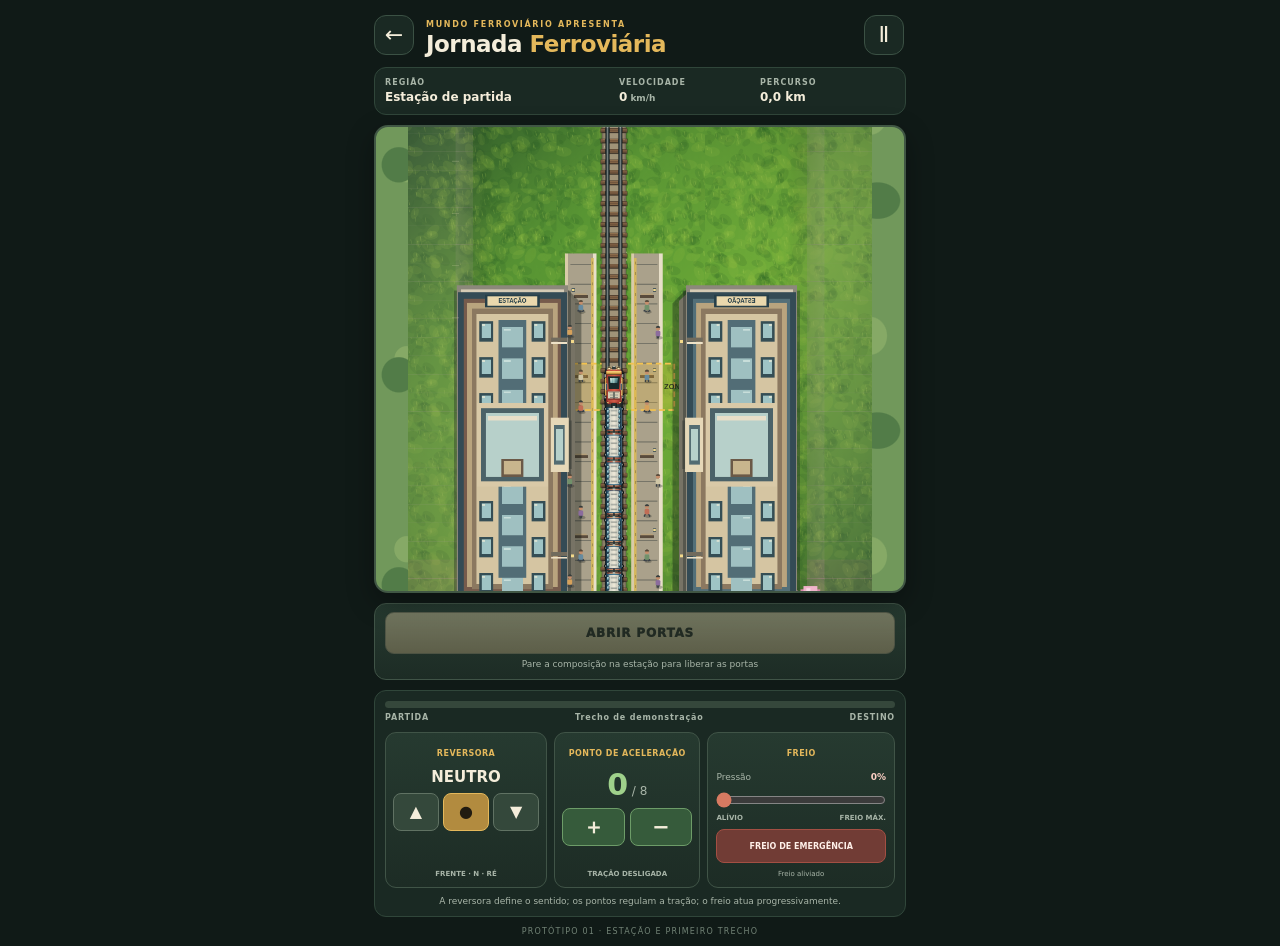
<file: Jornada-Ferroviaria/index.html>
<!doctype html>
<html lang="pt-BR">
<head>
  <meta charset="utf-8">
  <meta name="viewport" content="width=device-width, initial-scale=1, maximum-scale=1, user-scalable=no">
  <meta name="theme-color" content="#172b24">
  <meta name="description" content="Jornada Ferroviária — uma viagem ferroviária em pixel art.">
  <title>Jornada Ferroviária</title>
  <link rel="stylesheet" href="style.css?v=2026112611">
</head>
<body>
  <main class="game-shell">
    <header class="topbar">
      <a class="back-link" href="../index.html" aria-label="Voltar ao Mundo Ferroviário">←</a>
      <div class="brand">
        <span class="eyebrow">MUNDO FERROVIÁRIO APRESENTA</span>
        <h1>Jornada <strong>Ferroviária</strong></h1>
      </div>
      <button id="pauseButton" class="icon-button" type="button" aria-label="Pausar jogo">Ⅱ</button>
    </header>

    <section class="status-row" aria-label="Informações da viagem">
      <div><span class="status-label">REGIÃO</span><strong id="regionName">Estação de partida</strong></div>
      <div><span class="status-label">VELOCIDADE</span><strong><span id="speedValue">0</span><small> km/h</small></strong></div>
      <div><span class="status-label">PERCURSO</span><strong id="distanceValue">0,0 km</strong></div>
    </section>

    <section class="viewport-wrap" aria-label="Área do jogo">
      <canvas id="gameCanvas" width="800" height="800">
        Seu navegador não oferece suporte ao Canvas.
      </canvas>
      <div class="pause-overlay" id="pauseOverlay" hidden>
        <div class="pause-card">
          <span class="pause-symbol">Ⅱ</span>
          <h2>Viagem pausada</h2>
          <p>Seu trem está aguardando.</p>
          <button id="resumeButton" class="primary-button" type="button">CONTINUAR</button>
        </div>
      </div>
    </section>

    <section class="station-actions" aria-label="Operação de desembarque">
      <button id="doorButton" class="door-button" type="button" disabled>ABRIR PORTAS</button>
      <p id="doorStatus" class="door-status">Pare a composição na estação para liberar as portas</p>
    </section>

    <section class="dashboard">
      <div class="progress-line"><span id="progressFill"></span></div>
      <div class="progress-caption"><span>PARTIDA</span><span id="progressText">Trecho de demonstração</span><span>DESTINO</span></div>
      <div class="driver-controls">
        <section class="control-panel">
          <div class="panel-heading">REVERSORA</div><div class="reverser-readout" id="directionValue">NEUTRO</div>
          <div class="reverser-buttons">
            <button id="forwardButton" class="lever-button" type="button" aria-label="Frente">▲</button>
            <button id="neutralButton" class="lever-button neutral-selected" type="button" aria-label="Neutro">●</button>
            <button id="reverseButton" class="lever-button" type="button" aria-label="Ré">▼</button>
          </div><div class="panel-foot">FRENTE · N · RÉ</div>
        </section>
        <section class="control-panel">
          <div class="panel-heading">PONTO DE ACELERAÇÃO</div><div class="throttle-readout"><strong id="throttleValue">0</strong><span> / 8</span></div>
          <div class="throttle-buttons"><button id="throttleUp" class="step-button" type="button">＋</button><button id="throttleDown" class="step-button" type="button">−</button></div>
          <div class="panel-foot" id="limitValue">TRAÇÃO DESLIGADA</div>
        </section>
        <section class="control-panel brake-panel">
          <div class="panel-heading">FREIO</div><label class="brake-label" for="brakeSlider">Pressão <strong id="brakeValue">0%</strong></label>
          <input id="brakeSlider" class="brake-slider" type="range" min="0" max="100" value="0">
          <div class="brake-scale"><span>ALÍVIO</span><span>FREIO MÁX.</span></div>
          <button id="emergencyButton" class="emergency-button" type="button">FREIO DE EMERGÊNCIA</button>
          <p id="brakeStatus" class="brake-status">Freio aliviado</p>
        </section>
      </div><p class="help-text">A reversora define o sentido; os pontos regulam a tração; o freio atua progressivamente.</p>
    </section>

    <footer class="footer-note">PROTÓTIPO 01 · ESTAÇÃO E PRIMEIRO TRECHO</footer>
  </main>
  <script src="game.js?v=2026112817"></script>
</body>
</html>
</file>
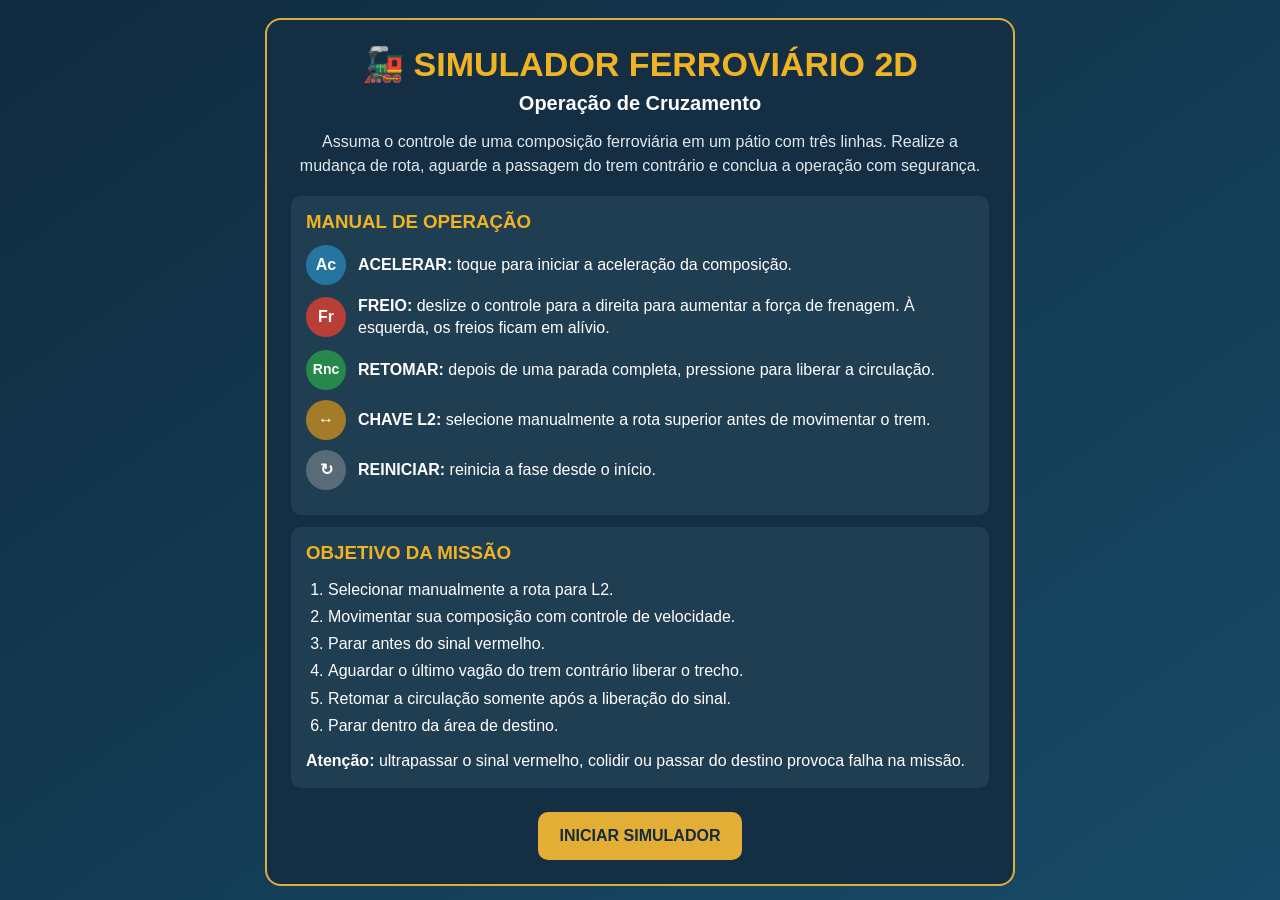
<file: simulador-2d.html>
<!DOCTYPE html>
<html lang="pt-BR">
<head>
<meta charset="UTF-8">
<meta name="viewport" content="width=device-width, initial-scale=1, maximum-scale=1, user-scalable=no">
<meta name="theme-color" content="#102b3f">
<title>Simulador Ferroviário 2D | Mundo Ferroviário</title>

<style>
*{box-sizing:border-box;margin:0;padding:0}

body{
  font-family:Arial,sans-serif;
  background:#102b3f;
  color:#fff;
  overflow-x:hidden;
  overflow-y:auto;
}

.hidden{display:none!important}

.screen{width:100%;min-height:100vh}

#introScreen{
  display:flex;
  align-items:flex-start;
  justify-content:center;
  padding:18px;
  overflow-y:auto;
  min-height:100vh;
  height:100dvh;
  background:linear-gradient(145deg,#102b3f,#174a67);
}

.intro-content{
  width:100%;
  max-width:750px;
  padding:24px;
  background:#142f43;
  border:2px solid #dcae3c;
  border-radius:16px;
  text-align:center;
}

h1{
  font-size:clamp(23px,5vw,34px);
  color:#f0b323;
  margin-bottom:8px;
}

.intro-content h2{font-size:20px;margin-bottom:15px}

.intro-description{
  line-height:1.5;
  margin-bottom:18px;
  color:#e0e8ed;
}

.manual,.mission{
  background:#203e52;
  border-radius:10px;
  padding:15px;
  margin:12px 0;
  text-align:left;
}

.manual h3,.mission h3{color:#f0b323;margin-bottom:12px}

.manual-item{
  display:flex;
  align-items:center;
  gap:12px;
  margin:10px 0;
  line-height:1.4;
}

.control-icon{
  display:flex;
  align-items:center;
  justify-content:center;
  min-width:40px;
  height:40px;
  border-radius:50%;
  font-weight:bold;
  background:#2674a0;
}

.control-icon.brake{background:#b83e36}
.control-icon.resume{background:#27884c}
.control-icon.switch{background:#a47b27}
.control-icon.restart{background:#596b78}

.mission ol{padding-left:22px;line-height:1.7}
.mission p{margin-top:10px;line-height:1.5}

.start-button,#retryButton{
  border:0;
  border-radius:10px;
  background:#e3ae35;
  color:#142b3d;
  padding:15px 22px;
  font-weight:bold;
  font-size:16px;
  margin-top:12px;
  cursor:pointer;
}

#gameScreen{
  height:100vh;
  height:100dvh;
  display:flex;
  flex-direction:column;
  background:#102b3f;
}

#gameHeader{
  min-height:100px;
  display:flex;
  align-items:center;
  justify-content:space-between;
  gap:10px;
  padding:7px 12px;
  background:#102b3f;
}

.game-title{
  font-weight:bold;
  color:#f0b323;
  font-size:15px;
}

.game-title span{
  display:block;
  color:#fff;
  font-size:11px;
  margin-top:3px;
}

.game-information{
  display:flex;
  flex-direction:column;
  gap:5px;
  align-items:center;
  font-weight:bold;
  font-size:12px;
}

#statusDisplay{color:#fff}

.restart-phase{
  border:1px solid #dcae3c;
  background:#203e52;
  color:white;
  border-radius:7px;
  padding:8px;
  font-size:12px;
}

/* VELOCÍMETRO */

#speedometer{
  width:88px;
  height:88px;
  flex-shrink:0;
  position:relative;
  border-radius:50%;
  background:#172f40;
  border:3px solid #607b8d;
  box-shadow:0 0 8px #0008,inset 0 0 8px #0008;
}

#speedometer::before{
  content:"";
  position:absolute;
  inset:6px;
  border-radius:50%;
  background:conic-gradient(
    from 225deg,
    #39b96c 0deg,
    #e2b43b 170deg,
    #e54b43 270deg,
    transparent 270deg 360deg
  );
  -webkit-mask:radial-gradient(farthest-side,transparent 75%,#000 77%);
  mask:radial-gradient(farthest-side,transparent 75%,#000 77%);
}

.speed-needle{
  position:absolute;
  width:3px;
  height:31px;
  background:#fff;
  left:50%;
  top:12px;
  transform-origin:50% 32px;
  transform:translateX(-50%) rotate(-135deg);
  border-radius:3px;
  z-index:2;
  transition:transform .12s linear;
}

.speed-needle::after{
  content:"";
  position:absolute;
  width:9px;
  height:9px;
  border-radius:50%;
  background:#e3ae35;
  left:-3px;
  bottom:-4px;
}

.speed-center{
  position:absolute;
  inset:0;
  display:flex;
  flex-direction:column;
  justify-content:center;
  align-items:center;
  padding-top:23px;
  z-index:3;
}

#speedDisplay{
  color:#f0b323;
  font-size:19px;
  font-weight:bold;
  line-height:1;
}

.speed-unit{
  font-size:9px;
  color:#d5e0e7;
  margin-top:3px;
}

#yardContainer{
  position:relative;
  flex:1;
  min-height:0;
  display:flex;
  align-items:center;
  justify-content:center;
  background:#72776f;
  overflow:hidden;
}

#gameCanvas{
  width:100%;
  height:100%;
  object-fit:contain;
  touch-action:none;
}

/* CONTROLES */

#controls{
  position:absolute;
  left:12px;
  bottom:calc(75px + env(safe-area-inset-bottom));
  display:flex;
  gap:9px;
  align-items:center;
  z-index:9999;
}

.round-control{
  width:58px;
  height:58px;
  border:3px solid white;
  border-radius:50%;
  font-weight:bold;
  font-size:18px;
  color:white;
  box-shadow:0 3px 8px #0008;
  touch-action:none;
  flex-shrink:0;
}

.accelerate{background:#287db0}
.resume{background:#27884c;font-size:14px}

/* FREIO DESLIZANTE */

#brakeControl{
  width:155px;
  min-height:58px;
  padding:7px 10px;
  border:2px solid white;
  border-radius:12px;
  background:#71352f;
  box-shadow:0 3px 8px #0008;
  display:flex;
  flex-direction:column;
  justify-content:center;
  gap:5px;
  touch-action:pan-y;
}

.brake-label{
  display:flex;
  justify-content:space-between;
  align-items:center;
  font-size:11px;
  font-weight:bold;
  color:#fff;
}

#brakePercentage{
  color:#ffd36b;
  font-size:12px;
}

#brakeSlider{
  width:100%;
  height:19px;
  margin:0;
  accent-color:#f0b323;
  cursor:pointer;
  touch-action:pan-y;
}

.brake-scale{
  display:flex;
  justify-content:space-between;
  color:#f4d9d6;
  font-size:9px;
}

.switch-button{
  position:absolute;
  right:12px;
  top:12px;
  padding:11px 13px;
  border:2px solid white;
  border-radius:8px;
  background:#a47b27;
  color:white;
  font-weight:bold;
  font-size:12px;
}

#operationMessage{
  position:absolute;
  right:12px;
  bottom:14px;
  max-width:45%;
  padding:9px 12px;
  border-radius:8px;
  background:#102b3fe8;
  color:white;
  font-size:12px;
  line-height:1.4;
  text-align:center;
}

#signalInformation{
  position:absolute;
  right:12px;
  top:58px;
  background:#102b3fe8;
  padding:8px 11px;
  border-radius:7px;
  font-size:12px;
  font-weight:bold;
}

#signalStatus{color:#ff4545}

.result-screen{
  position:fixed;
  inset:0;
  z-index:10;
  background:#000b;
  display:flex;
  align-items:center;
  justify-content:center;
  padding:18px;
}

.result-content{
  width:100%;
  max-width:430px;
  background:#17374d;
  border:2px solid #e0ad37;
  border-radius:14px;
  padding:25px;
  text-align:center;
}

.result-content h2{color:#f0b323;margin-bottom:15px}
.result-content p{line-height:1.6;margin:12px 0}
#resultScore{font-size:22px;font-weight:bold;color:#f0b323;margin:18px 0}

@media(orientation:portrait){
  #gameHeader{min-height:94px}
  .game-title{font-size:11px}
  .game-information{font-size:10px;gap:5px}
  #speedometer{width:76px;height:76px}
  .speed-needle{height:26px;transform-origin:50% 27px}
  #speedDisplay{font-size:17px}
  .round-control{width:45px;height:45px;font-size:15px}
  #brakeControl{width:125px;min-height:53px;padding:5px 7px}
  #controls{gap:6px;left:7px}
  #operationMessage{max-width:52%;font-size:10px}
  .restart-phase{font-size:10px;padding:7px}
}

@media(max-width:380px){
  #brakeControl{width:105px}
  #controls{gap:4px}
  .round-control{width:41px;height:41px}
}
</style>
</head>

<body>

<section id="introScreen" class="screen">
<div class="intro-content">

<h1>🚂 SIMULADOR FERROVIÁRIO 2D</h1>
<h2>Operação de Cruzamento</h2>

<p class="intro-description">
Assuma o controle de uma composição ferroviária em um pátio com três linhas.
Realize a mudança de rota, aguarde a passagem do trem contrário e conclua a operação com segurança.
</p>

<div class="manual">
<h3>MANUAL DE OPERAÇÃO</h3>

<div class="manual-item">
<span class="control-icon">Ac</span>
<span><b>ACELERAR:</b> toque para iniciar a aceleração da composição.</span>
</div>

<div class="manual-item">
<span class="control-icon brake">Fr</span>
<span><b>FREIO:</b> deslize o controle para a direita para aumentar a força de frenagem. À esquerda, os freios ficam em alívio.</span>
</div>

<div class="manual-item">
<span class="control-icon resume">Rnc</span>
<span><b>RETOMAR:</b> depois de uma parada completa, pressione para liberar a circulação.</span>
</div>

<div class="manual-item">
<span class="control-icon switch">↔</span>
<span><b>CHAVE L2:</b> selecione manualmente a rota superior antes de movimentar o trem.</span>
</div>

<div class="manual-item">
<span class="control-icon restart">↻</span>
<span><b>REINICIAR:</b> reinicia a fase desde o início.</span>
</div>
</div>

<div class="mission">
<h3>OBJETIVO DA MISSÃO</h3>
<ol>
<li>Selecionar manualmente a rota para L2.</li>
<li>Movimentar sua composição com controle de velocidade.</li>
<li>Parar antes do sinal vermelho.</li>
<li>Aguardar o último vagão do trem contrário liberar o trecho.</li>
<li>Retomar a circulação somente após a liberação do sinal.</li>
<li>Parar dentro da área de destino.</li>
</ol>
<p><b>Atenção:</b> ultrapassar o sinal vermelho, colidir ou passar do destino provoca falha na missão.</p>
</div>

<button id="startButton" class="start-button">INICIAR SIMULADOR</button>

</div>
</section>

<section id="gameScreen" class="screen hidden">

<header id="gameHeader">

<div class="game-title">
MUNDO FERROVIÁRIO
<span>SIMULADOR 2D</span>
</div>

<div id="speedometer">
<div class="speed-needle" id="speedNeedle"></div>
<div class="speed-center">
<span id="speedDisplay">0</span>
<span class="speed-unit">km/h</span>
</div>
</div>

<div class="game-information">
<span id="statusDisplay">PARADO</span>
</div>

<button id="restartPhase" class="restart-phase">↻ Reiniciar</button>

</header>

<div id="yardContainer">

<canvas id="gameCanvas" width="1000" height="500"></canvas>

<div id="controls">
<button id="accelerateButton" class="round-control accelerate">Ac</button>

<div id="brakeControl">
<div class="brake-label">
<span>FREIO</span>
<span id="brakePercentage">0%</span>
</div>
<input
  type="range"
  id="brakeSlider"
  min="0"
  max="100"
  value="0"
  step="1"
  aria-label="Força de frenagem"
>
<div class="brake-scale">
<span>ALÍVIO</span>
<span>MÁX.</span>
</div>
</div>

<button id="resumeButton" class="round-control resume">Rnc</button>
</div>

<button id="switchButton" class="switch-button">↔ SELECIONAR L2</button>

<div id="operationMessage">Aguardando início da operação.</div>

<div id="signalInformation">
SINAL: <span id="signalStatus">VERMELHO</span>
</div>

</div>
</section>

<div id="resultScreen" class="result-screen hidden">
<div class="result-content">

<h2 id="resultTitle">RESULTADO DA OPERAÇÃO</h2>
<p id="resultMessage"></p>
<div id="resultScore"></div>

<button id="retryButton">TENTAR NOVAMENTE</button>

</div>
</div>

<script>
"use strict";

const $=id=>document.getElementById(id);

const canvas=$("gameCanvas");
const ctx=canvas.getContext("2d");

const intro=$("introScreen");
const game=$("gameScreen");
const result=$("resultScreen");

const startBtn=$("startButton");
const accBtn=$("accelerateButton");
const brakeSlider=$("brakeSlider");
const brakePercentage=$("brakePercentage");
const resumeBtn=$("resumeButton");
const switchBtn=$("switchButton");
const restartBtn=$("restartPhase");
const retryBtn=$("retryButton");

const speedDisplay=$("speedDisplay");
const speedNeedle=$("speedNeedle");
const statusDisplay=$("statusDisplay");
const signalStatus=$("signalStatus");
const message=$("operationMessage");

const W=1000,H=500;
const Y1=250,Y2=170,Y3=330;

const SIGNAL_X=720;
const STOP_X=690;
const DEST_X=900;

const SPACING=44;
const COUNT=5;

const routeUpper=[
{x:300,y:250},
{x:350,y:250},
{x:385,y:245},
{x:415,y:225},
{x:440,y:195},
{x:470,y:175},
{x:500,y:170},
{x:960,y:170}
];

const routeMiddle=[
{x:300,y:250},
{x:960,y:250}
];

function prepareRoute(points){
  let total=0;

  return points.map((p,i)=>{
    if(i){
      total+=Math.hypot(
        p.x-points[i-1].x,
        p.y-points[i-1].y
      );
    }

    return {...p,d:total};
  });
}

const upper=prepareRoute(routeUpper);
const middle=prepareRoute(routeMiddle);

function pointAt(route,d){

  if(d<0){
    const a=route[0];
    const b=route[1];

    const len=Math.hypot(
      b.x-a.x,
      b.y-a.y
    );

    return {
      x:a.x+(b.x-a.x)/len*d,
      y:a.y+(b.y-a.y)/len*d,
      angle:Math.atan2(b.y-a.y,b.x-a.x)
    };
  }

  for(let i=1;i<route.length;i++){

    const a=route[i-1];
    const b=route[i];

    if(d<=b.d){

      const f=(d-a.d)/(b.d-a.d);

      return {
        x:a.x+(b.x-a.x)*f,
        y:a.y+(b.y-a.y)*f,
        angle:Math.atan2(b.y-a.y,b.x-a.x)
      };
    }
  }

  const p=route[route.length-1];

  return {x:p.x,y:p.y,angle:0};
}

function distanceAtX(route,x){

  for(let i=1;i<route.length;i++){

    const a=route[i-1];
    const b=route[i];

    if(x>=Math.min(a.x,b.x)&&x<=Math.max(a.x,b.x)){

      const f=(x-a.x)/(b.x-a.x);

      return a.d+f*(b.d-a.d);
    }
  }

  return 0;
}

const signalDistance=distanceAtX(upper,STOP_X);

let route=middle;

let trainD=0;
let speed=0;

let moving=false;
let accelerating=false;
let braking=false;
let brakeLevel=0;

let locked=false;
let stoppedAtSignal=false;
let selected=false;
let green=false;

let otherX=950;
let otherMoving=false;

let started=false;
let finished=false;
let score=100;

let frame=null;
let lastFrameTime=0;

/* =========================================
   FÍSICA FERROVIÁRIA
========================================= */

const maxSpeed=32;

const baseAcceleration=3.0;

const loadResistance=1+(COUNT-1)*0.18;

const accel=baseAcceleration/loadResistance;

/* Frenagem máxima */
const brakeForce=3.2;

/* Resistência natural ao rolamento */
const rollingResistance=0.18;

const speedConversion=1;

const maxDeltaTime=0.05;

function say(t){
  message.textContent=t;
}

function setBrakeLevel(value){

  brakeLevel=Math.max(0,Math.min(100,Number(value)||0));

  brakeSlider.value=brakeLevel;
  brakePercentage.textContent=brakeLevel+"%";

  braking=brakeLevel>0;

  if(braking){
    accelerating=false;
  }
}

function releaseBrake(){

  setBrakeLevel(0);
}

function updateSignal(){

  signalStatus.textContent=green?"VERDE":"VERMELHO";

  signalStatus.style.color=
    green?"#39e36c":"#ff4545";
}

function background(){

  ctx.fillStyle="#85877d";
  ctx.fillRect(0,0,W,H);

  ctx.fillStyle="#77786d";
  ctx.fillRect(0,0,W,90);
  ctx.fillRect(0,390,W,110);

  ctx.fillStyle="#6f746c";

  for(let x=0;x<W;x+=23){
    for(let y=0;y<H;y+=19){
      ctx.fillRect(
        x+(x+y)%5,
        y+(x*y)%4,
        2,2
      );
    }
  }

  ctx.fillStyle="white";
  ctx.font="bold 15px Arial";

  ctx.fillText("L2",15,Y2-22);
  ctx.fillText("L1",15,Y1-22);
  ctx.fillText("L3",15,Y3-22);
}

function track(y){

  ctx.fillStyle="#514b40";

  for(let x=20;x<W;x+=18){
    ctx.fillRect(x,y-12,9,24);
  }

  ctx.fillStyle="#bfc4c2";

  ctx.fillRect(20,y-8,W-40,4);
  ctx.fillRect(20,y+4,W-40,4);

  ctx.fillStyle="#eceee9";
  ctx.fillRect(20,y-9,W-40,1);
}

function switchTrack(){

  ctx.strokeStyle="#c2c8c5";
  ctx.lineWidth=5;

  ctx.beginPath();

  upper.forEach((p,i)=>
    i?ctx.lineTo(p.x,p.y-5):ctx.moveTo(p.x,p.y-5)
  );

  ctx.stroke();

  ctx.beginPath();

  upper.forEach((p,i)=>
    i?ctx.lineTo(p.x,p.y+5):ctx.moveTo(p.x,p.y+5)
  );

  ctx.stroke();

  ctx.fillStyle=selected?"#36d66b":"#e2ad35";

  ctx.beginPath();
  ctx.arc(350,250,7,0,Math.PI*2);
  ctx.fill();
}

function tracks(){

  track(Y2);
  track(Y1);
  track(Y3);

  switchTrack();

  ctx.strokeStyle="#e8df4a";
  ctx.lineWidth=3;
  ctx.setLineDash([7,5]);

  ctx.beginPath();
  ctx.moveTo(STOP_X,135);
  ctx.lineTo(STOP_X,205);
  ctx.stroke();

  ctx.setLineDash([]);

  ctx.fillStyle="white";
  ctx.font="bold 11px Arial";

  ctx.fillText("PARADA",STOP_X-25,120);

  ctx.fillStyle="#25b45930";
  ctx.fillRect(855,130,75,80);

  ctx.strokeStyle="#36c76b";
  ctx.lineWidth=2;

  ctx.strokeRect(855,130,75,80);

  ctx.fillText("DESTINO",863,122);
}

function vehicle(x,y,angle,type,color){

  ctx.save();

  ctx.translate(x,y);
  ctx.rotate(angle);

  ctx.fillStyle="#0006";
  ctx.fillRect(-17,-7,40,20);

  ctx.fillStyle=color;
  ctx.fillRect(-20,-9,40,18);

  ctx.fillStyle="#252c30";

  ctx.fillRect(-15,-11,30,3);
  ctx.fillRect(-15,8,30,3);

  if(type==="locomotive"){

    ctx.fillStyle="#d4ad45";
    ctx.fillRect(-5,-8,13,16);

    ctx.fillStyle="#e6e7e1";
    ctx.fillRect(12,-7,7,14);

    ctx.fillStyle="#fff5b5";

    ctx.beginPath();
    ctx.arc(18,0,2.5,0,Math.PI*2);
    ctx.fill();

    ctx.fillStyle="#23394a";
    ctx.fillRect(-17,-6,10,12);

  }else{

    ctx.fillStyle="#687078";
    ctx.fillRect(-12,-6,24,12);

    ctx.strokeStyle="#c0c5c5";
    ctx.lineWidth=1;

    ctx.strokeRect(-12,-6,24,12);
  }

  ctx.fillStyle="#202426";

  ctx.fillRect(-23,-2,5,4);
  ctx.fillRect(19,-2,5,4);

  ctx.restore();
}

function playerTrain(){

  for(let i=COUNT-1;i>=0;i--){

    const p=pointAt(route,trainD-i*SPACING);

    vehicle(
      p.x,
      p.y,
      p.angle,
      i===0?"locomotive":"wagon",
      i===0?"#173e59":"#9a3531"
    );
  }
}

function opposingTrain(){

  for(let i=COUNT-1;i>=0;i--){

    vehicle(
      otherX+i*SPACING,
      Y1,
      Math.PI,
      i===0?"locomotive":"wagon",
      i===0?"#284b37":"#4c6475"
    );
  }
}

function parkedWagons(){

  for(let i=0;i<5;i++){
    vehicle(
      180+i*105,
      Y3,
      0,
      "wagon",
      "#65666b"
    );
  }
}

function signal(){

  ctx.fillStyle="#292c2d";
  ctx.fillRect(SIGNAL_X-5,Y1-43,10,36);

  ctx.fillStyle="#161b20";
  ctx.fillRect(SIGNAL_X-12,Y1-48,24,35);

  ctx.fillStyle=green?"#572020":"#ff2929";

  ctx.beginPath();
  ctx.arc(SIGNAL_X,Y1-39,6,0,Math.PI*2);
  ctx.fill();

  ctx.fillStyle=green?"#32ef66":"#194d2a";

  ctx.beginPath();
  ctx.arc(SIGNAL_X,Y1-22,6,0,Math.PI*2);
  ctx.fill();
}

function callSignal(){

  const p=pointAt(route,0);

  const signalX=p.x+Math.cos(p.angle)*48;
  const signalY=p.y+Math.sin(p.angle)*48;

  const blink=Math.floor(Date.now()/450)%2===0;

  ctx.fillStyle="#292c2d";
  ctx.fillRect(signalX-3,signalY-34,6,30);

  ctx.fillStyle="#161b20";
  ctx.fillRect(signalX-10,signalY-43,20,28);

  if(selected&&blink){

    ctx.shadowColor="#ff0000";
    ctx.shadowBlur=18;
    ctx.fillStyle="#ff2929";

  }else{

    ctx.shadowBlur=0;
    ctx.fillStyle="#572020";
  }

  ctx.beginPath();
  ctx.arc(signalX,signalY-36,5,0,Math.PI*2);
  ctx.fill();

  ctx.shadowBlur=0;

  ctx.fillStyle="#194d2a";

  ctx.beginPath();
  ctx.arc(signalX,signalY-22,5,0,Math.PI*2);
  ctx.fill();
}

function draw(){

  ctx.clearRect(0,0,W,H);

  background();
  tracks();
  parkedWagons();
  signal();
  opposingTrain();
  playerTrain();
  callSignal();
}

function changeSwitch(){

  if(!started||finished)return;

  if(trainD>0||speed>0){

    say("A chave só pode ser alterada com a composição parada na posição inicial.");
    return;
  }

  selected=!selected;
  route=selected?upper:middle;

  switchBtn.textContent=
    selected?"↔ ROTA L2 SELECIONADA":"↔ SELECIONAR L2";

  switchBtn.style.background=
    selected?"#278c4c":"#a47b27";

  say(
    selected
    ?"Rota L2 selecionada. Você pode iniciar a operação."
    :"Rota retornou para L1. Selecione L2 para realizar a missão."
  );

  draw();
}

function startAcceleration(){

  if(!started||finished)return;

  if(locked){

    say("Composição parada. Utilize Rnc para liberar a circulação.");
    return;
  }

  if(brakeLevel>0){

    say("Coloque o freio em alívio antes de acelerar.");
    return;
  }

  accelerating=true;
  moving=true;
}

function stopAcceleration(){
  accelerating=false;
}

function startBraking(){

  if(!started||finished)return;

  accelerating=false;
  braking=brakeLevel>0;
}

function resumeTrain(){

  if(!started||finished)return;

  if(speed>0){

    say("A composição ainda está em movimento.");
    return;
  }

  if(stoppedAtSignal&&!green){

    say("Aguarde o sinal verde antes de retomar a circulação.");
    return;
  }

  locked=false;
  stoppedAtSignal=false;
  moving=false;

  releaseBrake();

  say("Circulação liberada. Utilize Ac para movimentar.");
}

function stopTrain(){

  speed=0;
  moving=false;
  accelerating=false;
  braking=false;

  releaseBrake();

  locked=true;

  const p=pointAt(route,trainD);

  stoppedAtSignal=
    selected&&p.x>=620&&p.x<=STOP_X+5&&!green;

  checkDestination();
}

function switchCleared(){

  if(!selected)return false;

  for(let i=0;i<COUNT;i++){

    const p=pointAt(upper,trainD-i*SPACING);

    if(p.x<420||p.y>220)return false;
  }

  return true;
}

function checkSignalRelease(){

  if(
    !green&&
    switchCleared()&&
    otherX<420-4*SPACING
  ){

    green=true;
    updateSignal();

    say("Trecho liberado! Sinal verde. Você pode retomar a circulação.");
  }
}

function updateOther(dt){

  if(!otherMoving)return;

  if(!green&&otherX<=SIGNAL_X+35){

    otherX=SIGNAL_X+35;
    otherMoving=false;

    return;
  }

  otherX-=90*dt;

  if(otherX<-250){
    otherMoving=false;
  }
}

function collision(){

  if(selected)return false;

  for(let i=0;i<COUNT;i++){

    const p=pointAt(route,trainD-i*SPACING);

    for(let j=0;j<COUNT;j++){

      const ox=otherX+j*SPACING;

      if(
        Math.abs(p.x-ox)<32&&
        Math.abs(p.y-Y1)<15
      ){
        return true;
      }
    }
  }

  return false;
}

function checkDestination(){

  if(!selected||finished)return;

  const p=pointAt(route,trainD);

  if(p.x>=855&&p.x<=930&&speed===0){
    win();
  }
}

function fail(title,text){

  if(finished)return;

  finished=true;
  speed=0;
  moving=false;
  accelerating=false;
  braking=false;
  releaseBrake();
  locked=true;

  $("resultTitle").textContent=title;
  $("resultMessage").textContent=text;
  $("resultScore").textContent="Pontuação: 0 / 100";

  result.classList.remove("hidden");

  say("Falha operacional.");
}

function win(){

  if(finished)return;

  finished=true;
  speed=0;
  moving=false;
  accelerating=false;
  braking=false;
  releaseBrake();
  locked=true;

  green=true;
  otherMoving=true;

  updateSignal();

  $("resultTitle").textContent="MISSÃO CONCLUÍDA!";

  $("resultMessage").textContent=
    "Parabéns! Você realizou o cruzamento, respeitou a sinalização e parou corretamente no destino final.";

  $("resultScore").textContent=
    "Pontuação: "+score+" / 100";

  result.classList.remove("hidden");

  say("Operação concluída com sucesso. Sinal liberado para o outro trem.");
}

/* =========================================
   MOVIMENTAÇÃO E FRENAGEM PROPORCIONAL
========================================= */

function updatePlayer(dt){

  if(!moving||locked||finished)return;

  if(accelerating&&brakeLevel===0){

    speed=Math.min(
      maxSpeed,
      speed+accel*dt
    );
  }

  /*
    A frenagem é proporcional ao slider.

    0%   = freios em alívio
    25%  = frenagem leve
    50%  = frenagem média
    75%  = frenagem forte
    100% = frenagem máxima
  */

  if(brakeLevel>0){

    accelerating=false;

    const appliedBrake=
      brakeForce*(brakeLevel/100);

    speed=Math.max(
      0,
      speed-appliedBrake*dt
    );

    if(speed===0){

      stopTrain();
      return;
    }
  }

  /*
    Com o acelerador desligado e o freio em alívio,
    a composição continua em movimento por inércia.
  */

  if(!accelerating&&brakeLevel===0){

    speed=Math.max(
      0,
      speed-rollingResistance*dt
    );

    if(speed===0){

      stopTrain();
      return;
    }
  }

  trainD+=speed*dt;

  if(collision()){

    fail(
      "Colisão ferroviária!",
      "A composição entrou na linha de conflito sem realizar a mudança de rota para L2."
    );

    return;
  }

  const p=pointAt(route,trainD);

  if(!selected&&p.x>=940){

    fail(
      "Rota incorreta!",
      "Você não realizou a mudança manual para L2. A missão exige o cruzamento pela linha superior."
    );

    return;
  }

  if(selected&&p.x>DEST_X+30){

    fail(
      "Destino ultrapassado!",
      "A composição passou da área de parada. Controle a velocidade e freie antes do limite."
    );

    return;
  }

  checkSignalRelease();
}

/* =========================================
   PAINEL E VELOCÍMETRO
========================================= */

function updateDisplay(){

  const currentSpeed=Math.round(speed*speedConversion);

  speedDisplay.textContent=currentSpeed;

  /*
    O ponteiro percorre a escala do velocímetro
    de -135 graus até +135 graus.
  */

  const gaugeMax=40;

  const normalizedSpeed=Math.min(
    Math.max(speed/gaugeMax,0),
    1
  );

  const angle=-135+(normalizedSpeed*270);

  speedNeedle.style.transform=
    "translateX(-50%) rotate("+angle+"deg)";

  if(finished){

    statusDisplay.textContent="FINALIZADO";

  }else if(locked){

    statusDisplay.textContent="PARADO";

  }else if(brakeLevel>0){

    statusDisplay.textContent="FREANDO";

  }else if(accelerating){

    statusDisplay.textContent="ACELERANDO";

  }else if(moving){

    statusDisplay.textContent="EM MOVIMENTO";

  }else{

    statusDisplay.textContent="AGUARDANDO";
  }

  updateSignal();
}

/* =========================================
   ANIMAÇÃO COM TEMPO REAL
========================================= */

function animate(timestamp){

  if(!started)return;

  if(!lastFrameTime){
    lastFrameTime=timestamp;
  }

  let dt=(timestamp-lastFrameTime)/1000;

  lastFrameTime=timestamp;

  dt=Math.min(dt,maxDeltaTime);

  updateOther(dt);
  updatePlayer(dt);

  draw();
  updateDisplay();

  if(!finished||otherMoving){

    frame=requestAnimationFrame(animate);
  }
}

function startAnimation(){

  cancelAnimationFrame(frame);

  lastFrameTime=0;

  frame=requestAnimationFrame(animate);
}

/* =========================================
   REINICIALIZAÇÃO
========================================= */

function resetGame(){

  cancelAnimationFrame(frame);

  trainD=0;
  speed=0;

  moving=false;
  accelerating=false;
  braking=false;

  releaseBrake();

  locked=false;
  stoppedAtSignal=false;

  otherX=950;
  otherMoving=true;

  green=false;
  selected=false;

  route=middle;

  finished=false;
  started=true;
  score=100;

  lastFrameTime=0;

  switchBtn.textContent="↔ SELECIONAR L2";
  switchBtn.style.background="#a47b27";

  result.classList.add("hidden");

  updateSignal();

  say("Selecione a chave para L2 e inicie a operação.");

  draw();
  updateDisplay();

  startAnimation();
}

function startSimulator(){

  intro.style.display="none";

  game.classList.remove("hidden");

  started=true;

  resetGame();

  if(
    screen.orientation&&
    screen.orientation.lock
  ){

    screen.orientation.lock("landscape").catch(()=>{});
  }
}

/* =========================================
   CONTROLES
========================================= */

startBtn.addEventListener("click",startSimulator);

switchBtn.addEventListener("click",changeSwitch);

resumeBtn.addEventListener("click",resumeTrain);

restartBtn.addEventListener("click",resetGame);

retryBtn.addEventListener("click",resetGame);

/* Acelerador */

accBtn.addEventListener("click",startAcceleration);

/* Slider de frenagem */

brakeSlider.addEventListener("input",e=>{

  if(!started||finished)return;

  setBrakeLevel(e.target.value);

  if(brakeLevel===0){

    say("Freios em alívio. Composição em regime de inércia.");

  }else{

    say("Frenagem aplicada: "+brakeLevel+"% da força máxima.");
  }

  updateDisplay();
});

/* Segurança: ao sair da página, libera o acelerador */

window.addEventListener("blur",()=>{

  accelerating=false;
});

/* =========================================
   ESTADO INICIAL
========================================= */

intro.style.display="flex";

game.classList.add("hidden");

result.classList.add("hidden");

releaseBrake();

updateSignal();

draw();

</script>
</body>
</html>
</file>
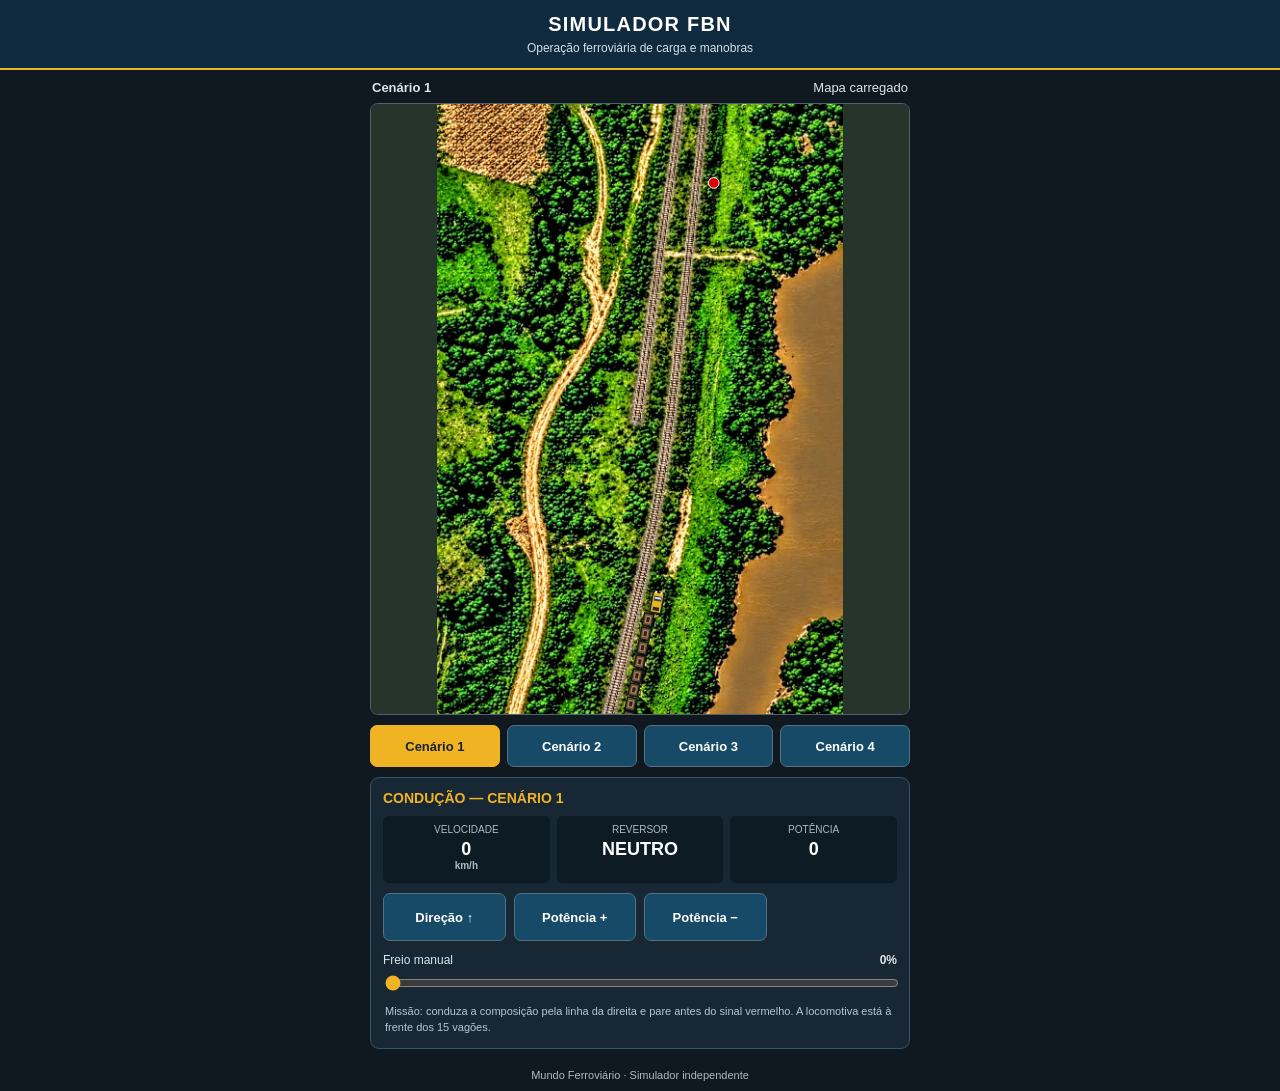
<file: simulador-FBN.html>
<!DOCTYPE html>
<html lang="pt-BR">
<head>
<meta charset="UTF-8">
<meta name="viewport" content="width=device-width, initial-scale=1, viewport-fit=cover">
<meta name="theme-color" content="#102b3f">
<meta name="description" content="Simulador ferroviário FBN — Mundo Ferroviário">
<title>Simulador FBN | Mundo Ferroviário</title>
<style>
:root{color-scheme:dark;--navy:#102b3f;--blue:#174a67;--gold:#f0b323;--bg:#101820}
*{box-sizing:border-box}
html,body{margin:0;min-height:100%;background:var(--bg);color:#fff;font-family:Arial,Helvetica,sans-serif}
body{min-height:100dvh}
#fbn-app{min-height:100dvh;display:flex;flex-direction:column;align-items:center}
.fbn-header{width:100%;padding:13px 16px;text-align:center;background:var(--navy);border-bottom:2px solid var(--gold)}
.fbn-header h1{margin:0;font-size:20px;letter-spacing:.06em}
.fbn-header p{margin:5px 0 0;color:#d6e0e6;font-size:12px}
.fbn-game{width:100%;max-width:560px;padding:10px;flex:1}
.fbn-status{display:flex;justify-content:space-between;gap:8px;align-items:center;margin:0 2px 8px;font-size:13px;color:#dce5eb}
.fbn-map{position:relative;width:100%;height:min(68dvh,760px);min-height:390px;overflow:hidden;background:#26352c;border:1px solid #52616a;border-radius:8px;display:flex;align-items:center;justify-content:center}
.fbn-map img{display:block;width:100%;height:100%;object-fit:contain;background:#26352c}
#fbn-overlay{position:absolute;inset:0;width:100%;height:100%;pointer-events:none}
.fbn-placeholder{padding:24px;text-align:center;color:#e0e7eb;line-height:1.5}
.fbn-placeholder strong{display:block;color:var(--gold);font-size:20px;margin-bottom:10px}
.fbn-scenes{display:grid;grid-template-columns:repeat(4,minmax(0,1fr));gap:7px;margin-top:10px}
.fbn-scenes button,.fbn-panel button{min-height:42px;border:1px solid #547083;border-radius:7px;background:var(--blue);color:#fff;font-weight:700;font-size:13px}
.fbn-scenes button[aria-pressed=true]{background:var(--gold);color:#17232b;border-color:var(--gold)}
.fbn-panel{margin-top:10px;padding:12px;background:#172733;border:1px solid #385466;border-radius:9px}
.fbn-panel h2{font-size:14px;margin:0 0 10px;color:var(--gold)}
.fbn-readouts{display:grid;grid-template-columns:repeat(3,1fr);gap:7px;margin-bottom:10px}
.fbn-readout{background:#0d1b25;border-radius:6px;padding:8px;text-align:center}
.fbn-readout small{display:block;color:#aebbc4;font-size:10px;margin-bottom:4px}
.fbn-readout strong{font-size:18px;font-variant-numeric:tabular-nums}
.fbn-driving{display:grid;grid-template-columns:repeat(4,1fr);gap:8px}
.fbn-driving button{min-height:48px;font-size:13px}
.fbn-driving button:disabled{opacity:.4}
.fbn-brake{margin-top:12px}
.fbn-brake label{display:flex;justify-content:space-between;font-size:12px;color:#dce5eb;margin-bottom:6px}
.fbn-brake input{width:100%;accent-color:var(--gold)}
.fbn-note{font-size:11px;line-height:1.45;color:#b8c6ce;margin:9px 2px 0}
.fbn-transition{position:absolute;inset:0;background:#000;opacity:0;pointer-events:none;transition:opacity .18s linear;z-index:5}
.fbn-transition.active{opacity:1;pointer-events:auto;transition:none}
.fbn-transition span{position:absolute;left:0;right:0;top:50%;transform:translateY(-50%);text-align:center;color:#fff;font-size:13px;letter-spacing:.12em}
.fbn-footer{width:100%;padding:10px 14px max(10px,env(safe-area-inset-bottom));text-align:center;color:#aebbc4;font-size:11px}
@media(max-height:650px){.fbn-map{height:58dvh;min-height:280px}.fbn-game{max-width:460px}}
</style>
</head>
<body>
<main id="fbn-app">
<header class="fbn-header"><h1>SIMULADOR FBN</h1><p>Operação ferroviária de carga e manobras</p></header>
<section class="fbn-game" aria-label="Área do simulador">
<div class="fbn-status"><strong id="fbn-stage-label">Cenário 1</strong><span id="fbn-load-status" role="status">Carregando mapa...</span></div>
<div class="fbn-map" id="fbn-map">
<div class="fbn-placeholder" id="fbn-placeholder"><strong>SIMULADOR FBN</strong>Carregando o primeiro cenário...</div>
<canvas id="fbn-overlay" aria-hidden="true"></canvas>
<div class="fbn-transition" id="fbn-transition" aria-hidden="true"><span>CARREGANDO CENÁRIO</span></div>
</div>
<nav class="fbn-scenes" aria-label="Cenários">
<button type="button" data-stage="0" aria-pressed="true">Cenário 1</button>
<button type="button" data-stage="1" aria-pressed="false">Cenário 2</button>
<button type="button" data-stage="2" aria-pressed="false">Cenário 3</button>
<button type="button" data-stage="3" aria-pressed="false">Cenário 4</button>
</nav>
<section class="fbn-panel" aria-label="Controles da locomotiva">
<h2>CONDUÇÃO — CENÁRIO 1</h2>
<div class="fbn-readouts">
<div class="fbn-readout"><small>VELOCIDADE</small><strong><span id="speed">0</span> <small>km/h</small></strong></div>
<div class="fbn-readout"><small>REVERSOR</small><strong id="direction">NEUTRO</strong></div>
<div class="fbn-readout"><small>POTÊNCIA</small><strong id="notch">0</strong></div>
</div>
<div class="fbn-driving">
<button id="directionBtn" type="button">Direção ↑</button>
<button id="powerUp" type="button">Potência +</button>
<button id="powerDown" type="button">Potência −</button>
</div>
<div class="fbn-brake">
<label for="brake"><span>Freio manual</span><strong><span id="brakeValue">0</span>%</strong></label>
<input id="brake" type="range" min="0" max="100" value="0">
</div>
<p class="fbn-note" id="mission">Missão: conduza a composição pela linha da direita e pare antes do sinal vermelho. A locomotiva está à frente dos 15 vagões.</p>
</section>
</section>
<footer class="fbn-footer">Mundo Ferroviário · Simulador independente</footer>
</main>
<script>
(function(){
  const paths=['./assets/fbn/cenarios/cenario1.jpg','./assets/fbn/cenarios/cenario2.jpg','./assets/fbn/cenarios/cenario3.jpg','./assets/fbn/cenarios/cenario4.jpg'];
  const map=document.getElementById('fbn-map'), transition=document.getElementById('fbn-transition');
  const placeholder=document.getElementById('fbn-placeholder'), label=document.getElementById('fbn-stage-label');
  const status=document.getElementById('fbn-load-status'), canvas=document.getElementById('fbn-overlay'), ctx=canvas.getContext('2d');
  const buttons=[...document.querySelectorAll('[data-stage]')];
  const speedOut=document.getElementById('speed'),dirOut=document.getElementById('direction'),notchOut=document.getElementById('notch');
  const brake=document.getElementById('brake'),brakeValue=document.getElementById('brakeValue'),mission=document.getElementById('mission');
  let current=-1,changing=false,mapImage=null, direction=0, notch=0, speed=0, frontY=900, failed=false, lastTime=0;
  const limits=[0,15,25,35,45,55,65,75,100];
  const startY=1030, stopY=235, signalY=180;

  function fitCanvas(){
    const rect=map.getBoundingClientRect(), dpr=Math.max(1,window.devicePixelRatio||1);
    canvas.width=Math.round(rect.width*dpr); canvas.height=Math.round(rect.height*dpr);
    canvas.style.width=rect.width+'px';canvas.style.height=rect.height+'px';
    draw();
  }
  function imageTransform(){
    if(!mapImage)return null;
    const w=canvas.width/(window.devicePixelRatio||1),h=canvas.height/(window.devicePixelRatio||1);
    const scale=Math.min(w/mapImage.naturalWidth,h/mapImage.naturalHeight);
    return {scale,x:(w-mapImage.naturalWidth*scale)/2,y:(h-mapImage.naturalHeight*scale)/2};
  }
  function trackX(y){const yy=Math.max(0,Math.min(1536,y));return 680-0.020*yy-0.000080*yy*yy-142;}
  function drawUnit(x,y,length,width,color,kind){
    ctx.save();ctx.translate(x,y);const slope=-0.020-0.000160*y;ctx.rotate(Math.atan(-slope));
    ctx.fillStyle='rgba(0,0,0,.55)';ctx.fillRect(-width/2+2,-length/2+3,width,length);
    ctx.fillStyle=color;ctx.fillRect(-width/2,-length/2,width,length);
    ctx.strokeStyle='#171c20';ctx.lineWidth=3;ctx.strokeRect(-width/2,-length/2,width,length);
    if(kind==='loco'){
      ctx.fillStyle='#e4b51e';ctx.fillRect(-width/2+3,-length/2+4,width-6,length-8);
      ctx.fillStyle='#344653';ctx.fillRect(-width/2+4,-length/2+8,width-8,10);
      ctx.fillStyle='#d9e4e9';ctx.fillRect(-width/2+5,-length/2+10,width-10,4);
      ctx.fillStyle='#fff3b0';ctx.fillRect(-width/2+4,-length/2-2,4,5);ctx.fillRect(width/2-8,-length/2-2,4,5);
      ctx.fillStyle='#202a30';ctx.fillRect(-width/2+5,length/2-12,width-10,7);
    }else{
      ctx.fillStyle='#68442e';ctx.fillRect(-width/2+4,-length/2+5,width-8,length-10);
      ctx.strokeStyle='#b18a62';ctx.lineWidth=2;ctx.strokeRect(-width/2+5,-length/2+6,width-10,length-12);
      ctx.fillStyle='#2a211c';ctx.fillRect(-width/2+7,-length/2+8,width-14,length-16);
    }
    ctx.restore();
  }
  function draw(){
    if(!mapImage||current!==0)return;
    const dpr=window.devicePixelRatio||1, tr=imageTransform();if(!tr)return;
    ctx.setTransform(dpr,0,0,dpr,0,0);ctx.clearRect(0,0,canvas.width/dpr,canvas.height/dpr);
    ctx.save();ctx.translate(tr.x,tr.y);ctx.scale(tr.scale,tr.scale);
    // Sinal de parada, desenhado sobre a referência do mapa.
    const sx=trackX(signalY)+40;
    ctx.strokeStyle='#171717';ctx.lineWidth=5;ctx.beginPath();ctx.moveTo(sx,signalY-12);ctx.lineTo(sx,signalY+35);ctx.stroke();
    ctx.fillStyle=failed?'#ff3434':'#e00000';ctx.beginPath();ctx.arc(sx,signalY-17,11,0,Math.PI*2);ctx.fill();
    ctx.strokeStyle='#fff';ctx.lineWidth=2;ctx.stroke();
    // Composição: locomotiva à frente, seguida por exatamente 15 vagões.
    const locoY=frontY;
    drawUnit(trackX(locoY)+22,locoY,43,23,'#d2a51c','loco');
    for(let i=1;i<=15;i++){
      const y=frontY+i*29+6;
      drawUnit(trackX(y)+10,y,25,19,'#795238','wagon');
    }
    ctx.restore();
  }
  function updateReadouts(){
    speedOut.textContent=String(Math.round(speed));dirOut.textContent=direction===1?'FRENTE':direction===-1?'RÉ':'NEUTRO';
    notchOut.textContent=String(notch);brakeValue.textContent=brake.value;
  }
  function showStage(index){
    if(changing||index===current)return;
    changing=true;transition.classList.add('active');status.textContent='Transição de cenário';
    window.setTimeout(()=>{
      const img=new Image();img.alt='Mapa ferroviário do cenário '+(index+1);
      img.onload=()=>{
        const old=map.querySelector('img');if(old)old.remove();
        placeholder.hidden=true;map.insertBefore(img,canvas);mapImage=img;current=index;
        label.textContent='Cenário '+(index+1);status.textContent='Mapa carregado';
        buttons.forEach((b,i)=>b.setAttribute('aria-pressed',String(i===index)));
        if(index===0){frontY=startY;failed=false;mission.textContent='Missão: conduza a composição pela linha da direita e pare antes do sinal vermelho. A locomotiva está à frente dos 15 vagões.';}
        else{mission.textContent='Este cenário está disponível para visualização. A operação ferroviária será integrada nas próximas etapas.';}
        transition.classList.remove('active');changing=false;fitCanvas();
      };
      img.onerror=()=>{status.textContent='Falha ao carregar o mapa';transition.classList.remove('active');changing=false;};
      img.src=paths[index];
    },1000);
  }
  document.getElementById('directionBtn').addEventListener('click',()=>{
    if(failed)return;
    direction=direction===0?1:direction===1?0:-1;
    updateReadouts();
  });
  document.getElementById('powerUp').addEventListener('click',()=>{if(!failed)notch=Math.min(8,notch+1);updateReadouts();});
  document.getElementById('powerDown').addEventListener('click',()=>{if(!failed)notch=Math.max(0,notch-1);updateReadouts();});
  brake.addEventListener('input',updateReadouts);
  buttons.forEach(b=>b.addEventListener('click',()=>showStage(Number(b.dataset.stage))));
  function frame(t){
    if(!lastTime)lastTime=t;const dt=Math.min(.05,(t-lastTime)/1000);lastTime=t;
    if(current===0&&!failed){
      const target=direction===0?0:limits[notch];
      const brakeForce=Number(brake.value)/100;
      if(speed<target)speed=Math.min(target,speed+(3.2*(1-brakeForce)+.1)*dt*3);
      else if(speed>target)speed=Math.max(target,speed-(1.5+brakeForce*8)*dt);
      if(brakeForce>0)speed=Math.max(0,speed-brakeForce*13*dt);
      const movement=speed*.72*dt*(direction===1?1:direction===-1?-1:0);
      frontY-=movement;
      if(frontY<signalY){failed=true;speed=0;mission.textContent='FALHA NA MISSÃO: a composição ultrapassou o sinal vermelho.';status.textContent='Missão interrompida';}
      if(frontY<stopY&&frontY>=signalY)mission.textContent='Atenção: aproxime-se com cautela e pare antes do sinal vermelho.';
      if(direction===0&&speed<.2)speed=0;
      updateReadouts();draw();
    }
    requestAnimationFrame(frame);
  }
  window.addEventListener('resize',fitCanvas);
  showStage(0);updateReadouts();requestAnimationFrame(frame);
})();
</script>
</body>
</html>
</file>
<file: Jornada-Ferroviaria/style.css>
:root {
  color-scheme: dark;
  --bg: #101a17;
  --panel: #1a2923;
  --panel-light: #24382e;
  --gold: #e4b85b;
  --cream: #f4edda;
  --muted: #a8b5a8;
  --green: #6eaa70;
  --red: #bd6557;
}
* { box-sizing: border-box; }
html, body { margin: 0; min-height: 100%; background: var(--bg); color: var(--cream); font-family: system-ui, -apple-system, Segoe UI, sans-serif; }
body { min-height: 100svh; display: flex; justify-content: center; }
button { font: inherit; }
.game-shell { width: min(100%, 560px); min-height: 100svh; padding: 12px 14px 10px; display: flex; flex-direction: column; gap: 10px; }
.topbar { display: grid; grid-template-columns: 42px 1fr 42px; align-items: center; gap: 10px; }
.back-link, .icon-button { width: 40px; height: 40px; display: grid; place-items: center; color: var(--cream); text-decoration: none; border: 1px solid #3b5144; border-radius: 12px; background: var(--panel); font-size: 22px; }
.icon-button { cursor: pointer; }
.brand { min-width: 0; }
.eyebrow { color: var(--gold); font-size: 8px; letter-spacing: 1.7px; font-weight: 800; }
h1 { margin: 1px 0 0; font-size: clamp(18px, 5vw, 23px); line-height: 1.1; letter-spacing: -.5px; }
h1 strong { color: var(--gold); }
.status-row { display: grid; grid-template-columns: 1.35fr .8fr .8fr; gap: 6px; padding: 10px; background: var(--panel); border: 1px solid #30463a; border-radius: 12px; }
.status-row > div { min-width: 0; display: flex; flex-direction: column; gap: 3px; }
.status-label { color: var(--muted); font-size: 8px; letter-spacing: 1px; font-weight: 800; }
.status-row strong { overflow: hidden; white-space: nowrap; text-overflow: ellipsis; font-size: 12px; }
.status-row small { color: var(--muted); font-size: 9px; }
.viewport-wrap { position: relative; flex: 0 0 auto; width: 100%; height: clamp(300px, 51svh, 480px); min-height: 0; display: flex; justify-content: center; align-items: center; overflow: hidden; border: 2px solid #405644; border-radius: 14px; background: #668d55; box-shadow: 0 10px 28px #0005; }
#gameCanvas { display: block; width: auto; height: 100%; max-width: 100%; min-height: 0; aspect-ratio: 1 / 1; object-fit: contain; image-rendering: auto; touch-action: none; }
.pause-overlay { position: absolute; inset: 0; display: grid; place-items: center; background: #101a17bb; }
.pause-overlay[hidden] { display: none; }
.pause-card { width: min(82%, 280px); padding: 24px; text-align: center; border: 1px solid #6d805e; border-radius: 16px; background: #1a2923; box-shadow: 0 15px 40px #0008; }
.pause-symbol { color: var(--gold); font-size: 34px; }
.pause-card h2 { margin: 8px 0 4px; }
.pause-card p { color: var(--muted); font-size: 13px; }
.primary-button { width: 100%; margin-top: 12px; padding: 12px; border: 0; border-radius: 9px; background: var(--gold); color: #211b10; font-weight: 900; }
.dashboard { padding: 10px; border: 1px solid #30463a; border-radius: 12px; background: var(--panel); }
.progress-line { height: 7px; overflow: hidden; border-radius: 10px; background: #35473b; }
.progress-line span { display: block; width: 0%; height: 100%; border-radius: inherit; background: var(--gold); transition: width .15s linear; }
.progress-caption { display: flex; justify-content: space-between; margin: 5px 0 10px; color: var(--muted); font-size: 8px; font-weight: 800; letter-spacing: .8px; }
.controls { display: grid; grid-template-columns: .85fr 1fr 1.2fr; gap: 8px; }
.control-button { min-height: 56px; display: flex; flex-direction: column; align-items: center; justify-content: center; gap: 2px; border: 1px solid #50624e; border-radius: 10px; color: var(--cream); font-size: 9px; font-weight: 900; letter-spacing: .5px; cursor: pointer; touch-action: none; user-select: none; -webkit-user-select: none; }
.control-button:active { transform: translateY(1px); filter: brightness(1.2); }
.control-icon { font-size: 19px; line-height: 1; }
.secondary { background: #34483b; }
.brake { background: #633e36; border-color: #9a5b4e; }
.accelerate { background: #456d43; border-color: #79a86c; }
.help-text { margin: 8px 0 0; color: var(--muted); text-align: center; font-size: 9px; }
.footer-note { color: #718275; text-align: center; font-size: 8px; letter-spacing: 1.2px; }
@media (min-width: 600px) {
  .game-shell { min-height: 100svh; }
  .viewport-wrap { height: min(52svh, 520px); }
}
@media (max-height: 700px) {
  .game-shell { gap: 7px; padding-top: 8px; }
  .viewport-wrap { height: clamp(240px, 43svh, 340px); }
  .control-button { min-height: 48px; }
}
/* Comandos de condução ferroviária */
.driver-controls{display:grid;grid-template-columns:1fr 1fr 1.2fr;gap:6px;align-items:stretch}
.control-panel{min-width:0;padding:9px;border:1px solid #405447;border-radius:11px;background:#202f28}
.panel-heading{color:var(--gold);font-size:9px;font-weight:900;letter-spacing:.7px;text-align:center}
.reverser-readout{margin:5px 0;color:var(--cream);font-size:17px;font-weight:900;text-align:center}
.reverser-buttons,.throttle-buttons{display:grid;grid-template-columns:repeat(3,1fr);gap:5px}
.lever-button,.step-button{min-height:36px;border:1px solid #607263;border-radius:8px;background:#34483b;color:var(--cream);font-size:18px;font-weight:900;touch-action:manipulation}
.lever-button.neutral-selected{background:#b28b3f;color:#211b10;border-color:var(--gold)}
.lever-button.direction-selected{background:#477d50;border-color:#83bd7e}
.panel-foot{margin-top:5px;color:var(--muted);font-size:8px;font-weight:800;text-align:center}
.throttle-readout{text-align:center;line-height:1.1}.throttle-readout strong{font-size:28px;color:#9fd18b}.throttle-readout span{color:var(--muted);font-size:12px}
.throttle-buttons{grid-template-columns:1fr 1fr}.step-button{min-height:32px;font-size:21px;background:#365b3b;border-color:#6d9c68}
.lever-button:disabled,.step-button:disabled{opacity:.35}
.brake-label{display:flex;justify-content:space-between;margin:6px 0 2px;color:var(--muted);font-size:9px}
.brake-label strong{color:#ffd1c6}.brake-slider{width:100%;accent-color:#d77a61;touch-action:pan-x}
.brake-scale{display:flex;justify-content:space-between;color:var(--muted);font-size:7px;font-weight:800}
.emergency-button,.release-button,.horn-button{width:100%;min-height:32px;margin-top:6px;border:1px solid #a34f43;border-radius:8px;background:#713c35;color:#fff0e9;font-size:8px;font-weight:900}
.release-button{border-color:#688b68;background:#35543a}.release-button:disabled{opacity:.35}
.brake-status{min-height:12px;margin:4px 0 0;color:var(--muted);text-align:center;font-size:8px}

@media(max-width:380px){.driver-controls{gap:5px}.control-panel{padding:6px}.panel-heading{font-size:7px;letter-spacing:.3px}.reverser-readout{font-size:14px}.lever-button{min-height:32px;font-size:15px}.step-button{min-height:30px}.brake-label{font-size:8px}.emergency-button,.release-button{font-size:7px;padding:3px 2px}.panel-foot{font-size:7px}}

/* Painel compacto e alinhado de condução */
.driver-controls{
  display:grid;
  grid-template-columns:1.02fr .92fr 1.18fr;
  gap:7px;
  align-items:stretch;
}
.control-panel{
  display:flex;
  flex-direction:column;
  justify-content:flex-start;
  min-height:148px;
  padding:8px 7px;
  border:1px solid #405447;
  border-radius:11px;
  background:linear-gradient(180deg,#263a30 0%,#1d2c25 100%);
}
.panel-heading{
  min-height:25px;
  display:flex;
  align-items:center;
  justify-content:center;
  color:var(--gold);
  font-size:8px;
  line-height:1.15;
  font-weight:900;
  letter-spacing:.45px;
  text-align:center;
}
.reverser-readout{margin:3px 0 7px;font-size:15px;line-height:1.1}
.reverser-buttons{gap:4px}
.lever-button{min-width:0;min-height:38px;border-radius:8px;font-size:16px}
.panel-foot{margin-top:auto;padding-top:7px;font-size:7px;line-height:1.2}
.throttle-readout{margin:2px 0 7px}
.throttle-readout strong{font-size:30px}
.throttle-buttons{gap:5px}
.step-button{min-height:38px;border-radius:8px}
.brake-panel{padding-left:8px;padding-right:8px}
.brake-label{margin:6px 0 4px;font-size:9px}
.brake-slider{height:24px;margin:2px 0}
.brake-scale{font-size:7px}
.emergency-button,.release-button{min-height:34px;margin-top:7px;padding:4px 3px;line-height:1.15;font-size:8px}
.brake-status{margin-top:auto;padding-top:7px;font-size:7px;line-height:1.2}
@media(max-width:380px){
  .driver-controls{grid-template-columns:1fr .9fr 1.12fr;gap:5px}
  .control-panel{min-height:142px;padding:6px 5px}
  .panel-heading{min-height:27px;font-size:7px;letter-spacing:.15px}
  .reverser-readout{font-size:13px;margin-bottom:6px}
  .lever-button{min-height:35px;font-size:14px}
  .throttle-readout strong{font-size:27px}
  .step-button{min-height:35px}
  .brake-label{font-size:8px}
  .emergency-button,.release-button{font-size:7px;min-height:32px}
}

/* Paisagem ampliada: mais área lateral sem alterar a proporção dos trens */
.viewport-wrap{background-color:#71985b;background-image:radial-gradient(ellipse at 12% 18%,#527c48 0 7%,transparent 7.5%),radial-gradient(ellipse at 88% 32%,#527c48 0 8%,transparent 8.5%),radial-gradient(ellipse at 18% 78%,#86a966 0 6%,transparent 6.5%),radial-gradient(ellipse at 83% 84%,#86a966 0 7%,transparent 7.5%);background-size:190px 210px,220px 230px,170px 190px,200px 220px;background-position:left top,right top,left bottom,right bottom;background-repeat:repeat;}

/* Garante que a antiga instrução não cubra o cenário, mesmo em HTML em cache. */
.canvas-hint { display: none !important; }

/* Operação de desembarque na estação */
.station-actions{display:flex;flex-direction:column;gap:5px;align-items:center;padding:8px 10px;border:1px solid #405447;border-radius:12px;background:linear-gradient(180deg,#263a30 0%,#1d2c25 100%)}
.door-button{width:100%;min-height:42px;border:1px solid #9b8148;border-radius:9px;background:linear-gradient(180deg,#e8c66e,#c99c43);color:#241d10;font-size:12px;font-weight:950;letter-spacing:.8px}
.door-button:disabled{opacity:.42;filter:saturate(.45)}
.door-status{min-height:12px;margin:0;color:var(--muted);font-size:9px;text-align:center}

/* Destaque temporário para operações de engate e desengate. */
.brake-status.is-notice{color:#f2cf6b;font-size:11px;font-weight:900;letter-spacing:.5px;text-shadow:0 0 8px rgba(242,207,107,.35);}
</file>
